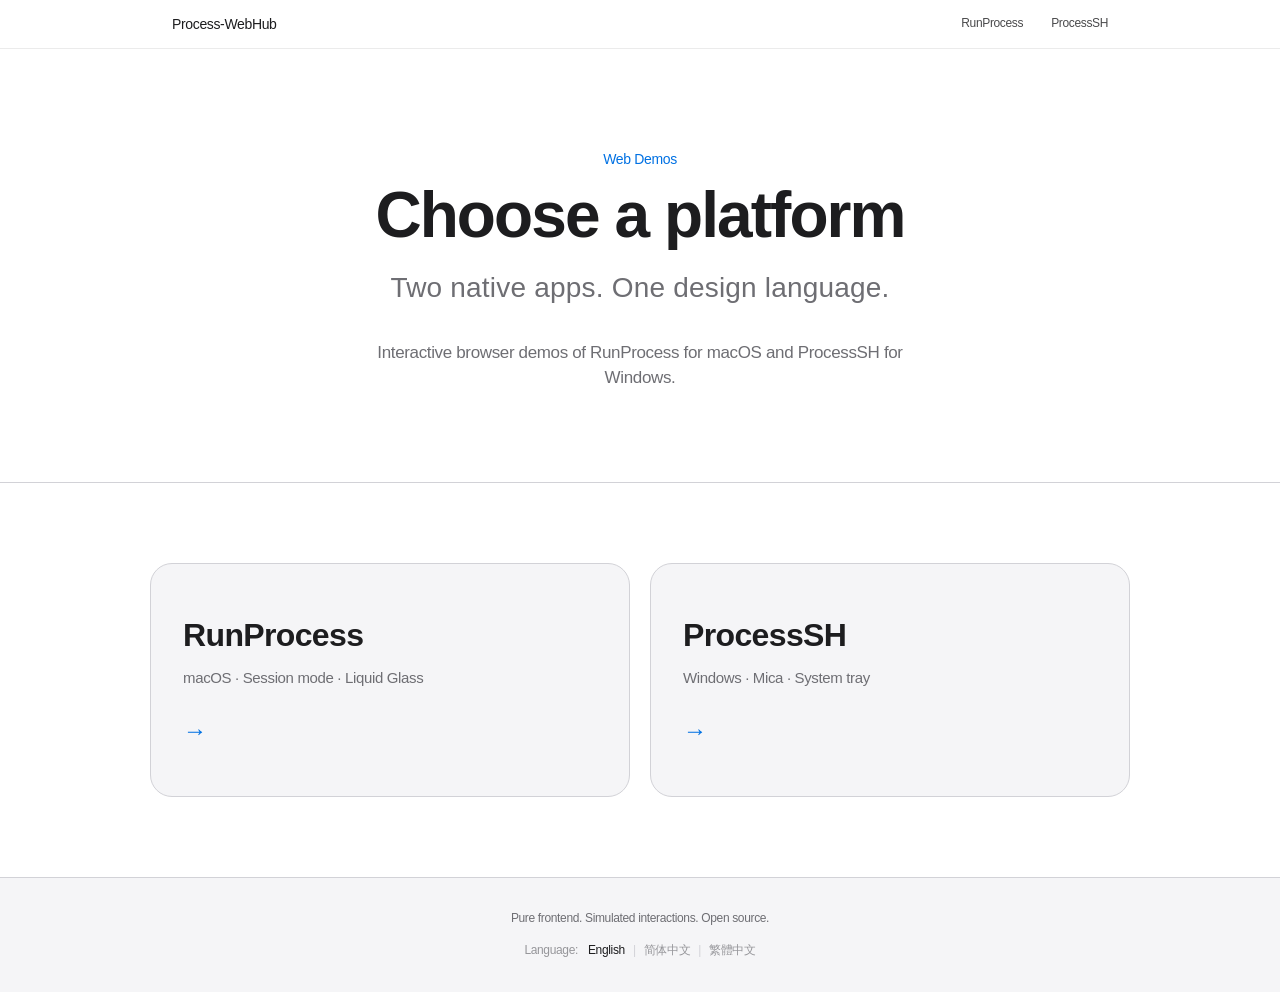
<file: index.html>
<!DOCTYPE html>
<html lang="en">
<head>
<meta charset="UTF-8">
<meta name="viewport" content="width=device-width, initial-scale=1.0">
<title>Process-WebHub</title>
<link rel="stylesheet" href="assets/css/main.css">
</head>
<body>

<nav class="nav-shell">
  <div class="global-nav-inner">
    <a class="brand" href="index.html">Process-WebHub</a>
    <div class="desktop-nav">
      <a href="runprocess/index.html">RunProcess</a>
      <a href="processsh/index.html">ProcessSH</a>
    </div>
  </div>
</nav>

<section class="hero">
  <div class="hero-inner">
    <p class="eyebrow" data-i18n="home.eyebrow">Web Demos</p>
    <h1 data-i18n="home.title">Choose a platform</h1>
    <p class="subhead" data-i18n="home.subhead">Two native apps. One design language.</p>
    <p class="intro" data-i18n="home.intro">Interactive browser demos of RunProcess for macOS and ProcessSH for Windows.</p>
  </div>
</section>

<section class="section">
  <div class="section-inner">
    <div class="platform-grid">
      <a class="platform-card" href="runprocess/index.html">
        <span class="platform-name">RunProcess</span>
        <span class="platform-desc" data-i18n="home.runprocess.desc">macOS · Session mode · Liquid Glass</span>
        <span class="platform-arrow">→</span>
      </a>
      <a class="platform-card" href="processsh/index.html">
        <span class="platform-name">ProcessSH</span>
        <span class="platform-desc" data-i18n="home.processsh.desc">Windows · Mica · System tray</span>
        <span class="platform-arrow">→</span>
      </a>
    </div>
  </div>
</section>

<footer class="site-footer">
  <p data-i18n="footer.note">Pure frontend. Simulated interactions. Open source.</p>
  <div class="footer-links">
    <div class="lang-switch-footer">
      <span class="lang-label" data-i18n="footer.lang">Language:</span>
      <a href="#" data-lang="en">English</a>
      <span class="lang-sep">|</span>
      <a href="#" data-lang="zh-Hans">简体中文</a>
      <span class="lang-sep">|</span>
      <a href="#" data-lang="zh-Hant">繁體中文</a>
    </div>
  </div>
</footer>

<script src="assets/js/i18n.js"></script>
<script src="assets/js/main.js"></script>
</body>
</html>
</file>
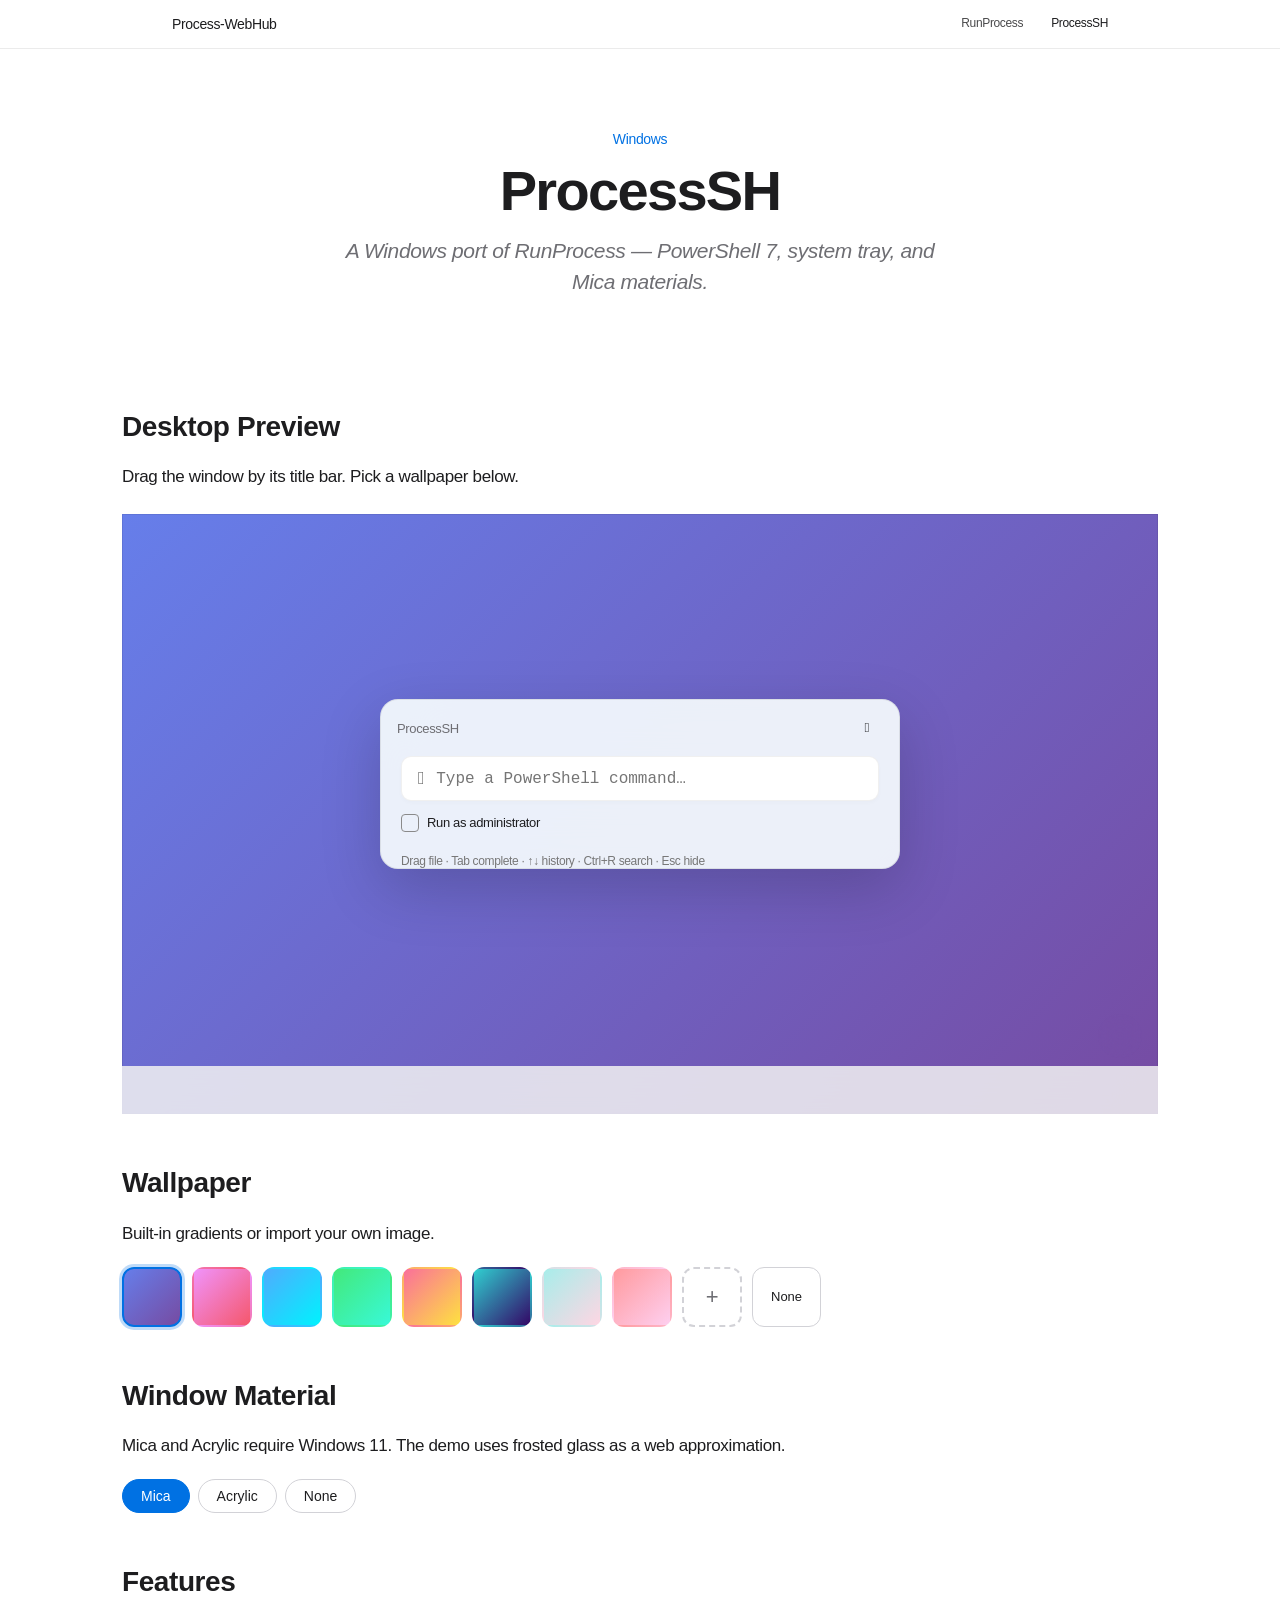
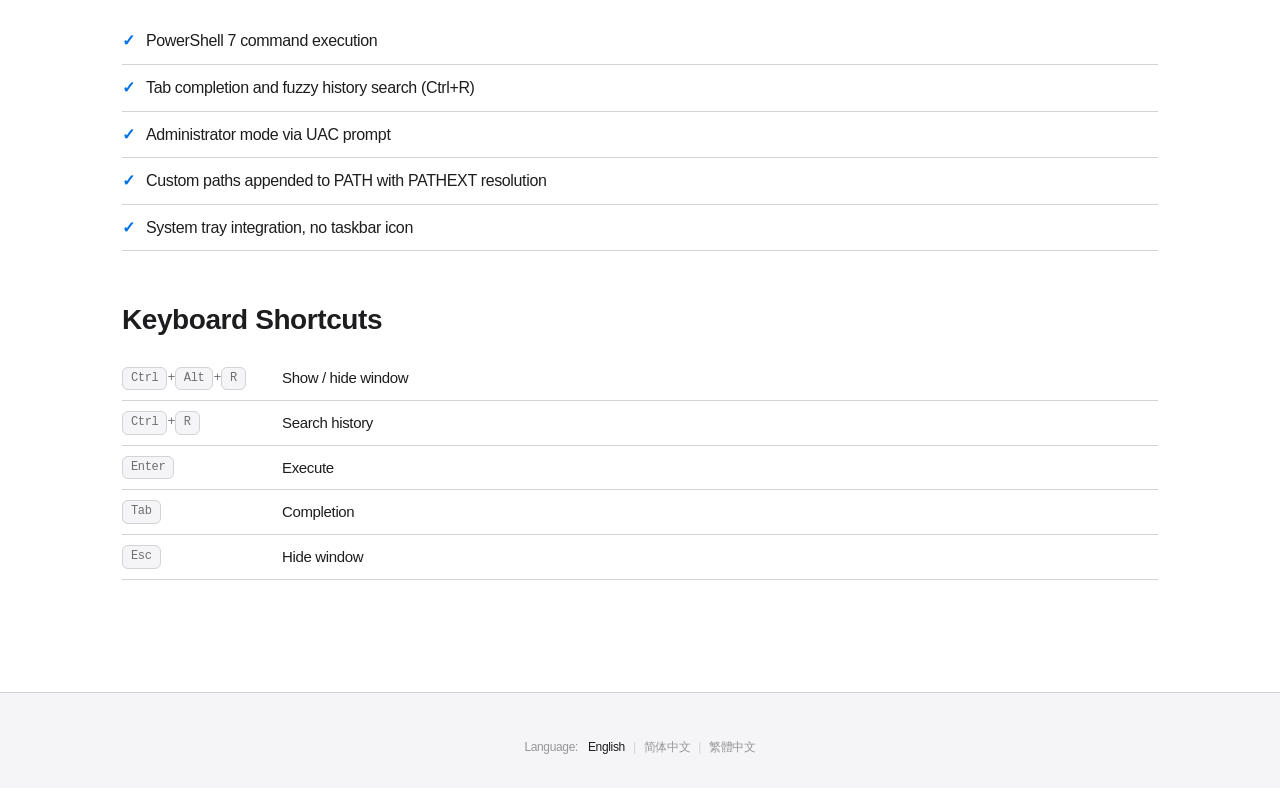
<file: processsh/index.html>
<!DOCTYPE html>
<html lang="en">
<head>
<meta charset="UTF-8">
<meta name="viewport" content="width=device-width, initial-scale=1.0">
<title>ProcessSH · Web Demo</title>
<link rel="stylesheet" href="../assets/css/main.css">
<link rel="stylesheet" href="../assets/css/demo.css">
</head>
<body>

<nav class="nav-shell">
  <div class="global-nav-inner">
    <a class="brand" href="../index.html">Process-WebHub</a>
    <div class="desktop-nav">
      <a href="../runprocess/index.html">RunProcess</a>
      <a href="index.html" class="active">ProcessSH</a>
    </div>
  </div>
</nav>

<section class="detail-hero">
  <p class="eyebrow">Windows</p>
  <h1>ProcessSH</h1>
  <p class="tagline" data-i18n="ps.tagline">A Windows port of RunProcess — PowerShell 7, system tray, and Mica materials.</p>
</section>

<div class="detail-body detail-body-wide">

  <h2 data-i18n="ps.desktop.title">Desktop Preview</h2>
  <p data-i18n="ps.desktop.desc">Drag the window by its title bar. Pick a wallpaper below.</p>

  <div class="desktop desktop-win" id="ps-desktop">
    <!-- 全局点击遮罩 -->
    <div class="menu-backdrop" id="ps-menu-backdrop"></div>

    <!-- 演示窗口 -->
    <div class="demo-window demo-window-win" id="ps-window">
      <div class="demo-titlebar-win" data-drag-handle>
        <span class="demo-title">ProcessSH</span>
        <div class="win-controls">
          <button class="win-btn win-close" title="Close">&#xE8BB;</button>
        </div>
      </div>
      
      <div class="demo-body">
        <div class="native-input-card">
          <span class="native-icon-terminal">&#xE756;</span>
          <input type="text" class="demo-input" id="ps-input"
                 data-i18n-placeholder="ps.placeholder"
                 placeholder="Type a command, press Enter" autocomplete="off">
        </div>
        
        <div class="demo-options-row">
          <label class="native-checkbox">
            <input type="checkbox" id="ps-admin">
            <span class="checkbox-box"></span>
            <span data-i18n="ps.admin">Run as administrator</span>
          </label>
        </div>
        
        <div class="native-hints" data-i18n="ps.hint">
          Drag file · Tab complete · ↑↓ history · Ctrl+R search · Esc hide
        </div>
        
        <div class="native-output-container" id="ps-output-container">
          <pre class="native-output" id="ps-output"></pre>
        </div>
      </div>
    </div>

    <!-- Windows 11 溢出托盘面板 -->
    <div class="win11-tray-flyout" id="ps-tray-flyout">
      <div class="tray-grid">
        <div class="tray-app tray-app-active" title="ProcessSH">
          <span class="fluent-icon" style="color: #0078D7;">&#xE756;</span>
        </div>
      </div>
    </div>

    <!-- 底部任务栏 -->
    <div class="win-taskbar">
      <div class="taskbar-left">
        <span class="fluent-icon taskbar-icon">&#xE782;</span>
        <span class="fluent-icon taskbar-icon">&#xE721;</span>
      </div>
      <div class="taskbar-right">
        <span class="fluent-icon taskbar-icon">&#xE767;</span>
        <span class="fluent-icon taskbar-icon">&#xE774;</span>
        <span class="taskbar-clock" id="ps-clock">10:00</span>
      </div>
    </div>

    <div class="tray-icon" id="ps-tray-icon" title="ProcessSH">
      <span class="fluent-icon" style="color: #0078D7;">&#xE756;</span>
    </div>
  </div>

  <h2 data-i18n="wallpaper.title">Wallpaper</h2>
  <p data-i18n="wallpaper.desc">Built-in gradients or import your own image.</p>
  <div class="wallpaper-picker" id="wp-picker">
    <button class="wp-swatch" data-bg="wp-1" style="background:linear-gradient(135deg,#667eea,#764ba2)"></button>
    <button class="wp-swatch" data-bg="wp-2" style="background:linear-gradient(135deg,#f093fb,#f5576c)"></button>
    <button class="wp-swatch" data-bg="wp-3" style="background:linear-gradient(135deg,#4facfe,#00f2fe)"></button>
    <button class="wp-swatch" data-bg="wp-4" style="background:linear-gradient(135deg,#43e97b,#38f9d7)"></button>
    <button class="wp-swatch" data-bg="wp-5" style="background:linear-gradient(135deg,#fa709a,#fee140)"></button>
    <button class="wp-swatch" data-bg="wp-6" style="background:linear-gradient(135deg,#30cfd0,#330867)"></button>
    <button class="wp-swatch" data-bg="wp-7" style="background:linear-gradient(135deg,#a8edea,#fed6e3)"></button>
    <button class="wp-swatch" data-bg="wp-8" style="background:linear-gradient(135deg,#ff9a9e,#fecfef)"></button>
    <label class="wp-swatch wp-import" title="Import image">
      <input type="file" id="wp-file" accept="image/*" hidden>
      <span data-i18n="wallpaper.import">+</span>
    </label>
    <button class="wp-swatch wp-none" data-bg="none" data-i18n="wallpaper.none">None</button>
  </div>

  <h2 data-i18n="ps.appearance.title">Window Material</h2>
  <p data-i18n="ps.appearance.desc">Mica and Acrylic require Windows 11. The demo uses frosted glass as a web approximation.</p>
  <div class="appearance-picker" id="ps-appearance">
    <button class="appearance-option active" data-style="mica" data-i18n="ps.appearance.mica">Mica</button>
    <button class="appearance-option" data-style="acrylic" data-i18n="ps.appearance.acrylic">Acrylic</button>
    <button class="appearance-option" data-style="none" data-i18n="ps.appearance.none">None</button>
  </div>

  <h2 data-i18n="ps.features.title">Features</h2>
  <ul class="feature-list">
    <li data-i18n="ps.f1">PowerShell 7 command execution</li>
    <li data-i18n="ps.f2">Tab completion and fuzzy history search (Ctrl+R)</li>
    <li data-i18n="ps.f3">Administrator mode via UAC prompt</li>
    <li data-i18n="ps.f4">Custom paths appended to PATH with PATHEXT resolution</li>
    <li data-i18n="ps.f5">System tray integration, no taskbar icon</li>
  </ul>

  <h2 data-i18n="ps.shortcuts.title">Keyboard Shortcuts</h2>
  <table class="shortcut-table">
    <tr><td><kbd>Ctrl</kbd>+<kbd>Alt</kbd>+<kbd>R</kbd></td><td data-i18n="ps.sc.toggle">Show / hide window</td></tr>
    <tr><td><kbd>Ctrl</kbd>+<kbd>R</kbd></td><td data-i18n="ps.sc.search">Search history</td></tr>
    <tr><td><kbd>Enter</kbd></td><td data-i18n="ps.sc.enter">Execute</td></tr>
    <tr><td><kbd>Tab</kbd></td><td data-i18n="ps.sc.tab">Completion</td></tr>
    <tr><td><kbd>Esc</kbd></td><td data-i18n="ps.sc.hide">Hide window</td></tr>
  </table>

</div>

<footer class="site-footer">
  <div class="footer-links">
    <div class="lang-switch-footer">
      <span class="lang-label" data-i18n="footer.lang">Language:</span>
      <a href="#" data-lang="en">English</a>
      <span class="lang-sep">|</span>
      <a href="#" data-lang="zh-Hans">简体中文</a>
      <span class="lang-sep">|</span>
      <a href="#" data-lang="zh-Hant">繁體中文</a>
    </div>
  </div>
</footer>

<script src="../assets/js/i18n.js"></script>
<script src="../assets/js/demo-common.js"></script>
<script src="../assets/js/demo-processsh.js"></script>
<script>
  document.addEventListener('DOMContentLoaded', function () {
    window.DemoCommon.initWallpaper('wp-picker', 'ps-desktop', 'wallpaper.ps');
    window.DemoCommon.initDraggable('ps-window', '[data-drag-handle]', null, 'ps-desktop');
    window.DemoCommon.initTrayFlyout('ps-tray-icon', 'ps-tray-flyout', 'ps-menu-backdrop');
  });
</script>
</body>
</html>
</file>
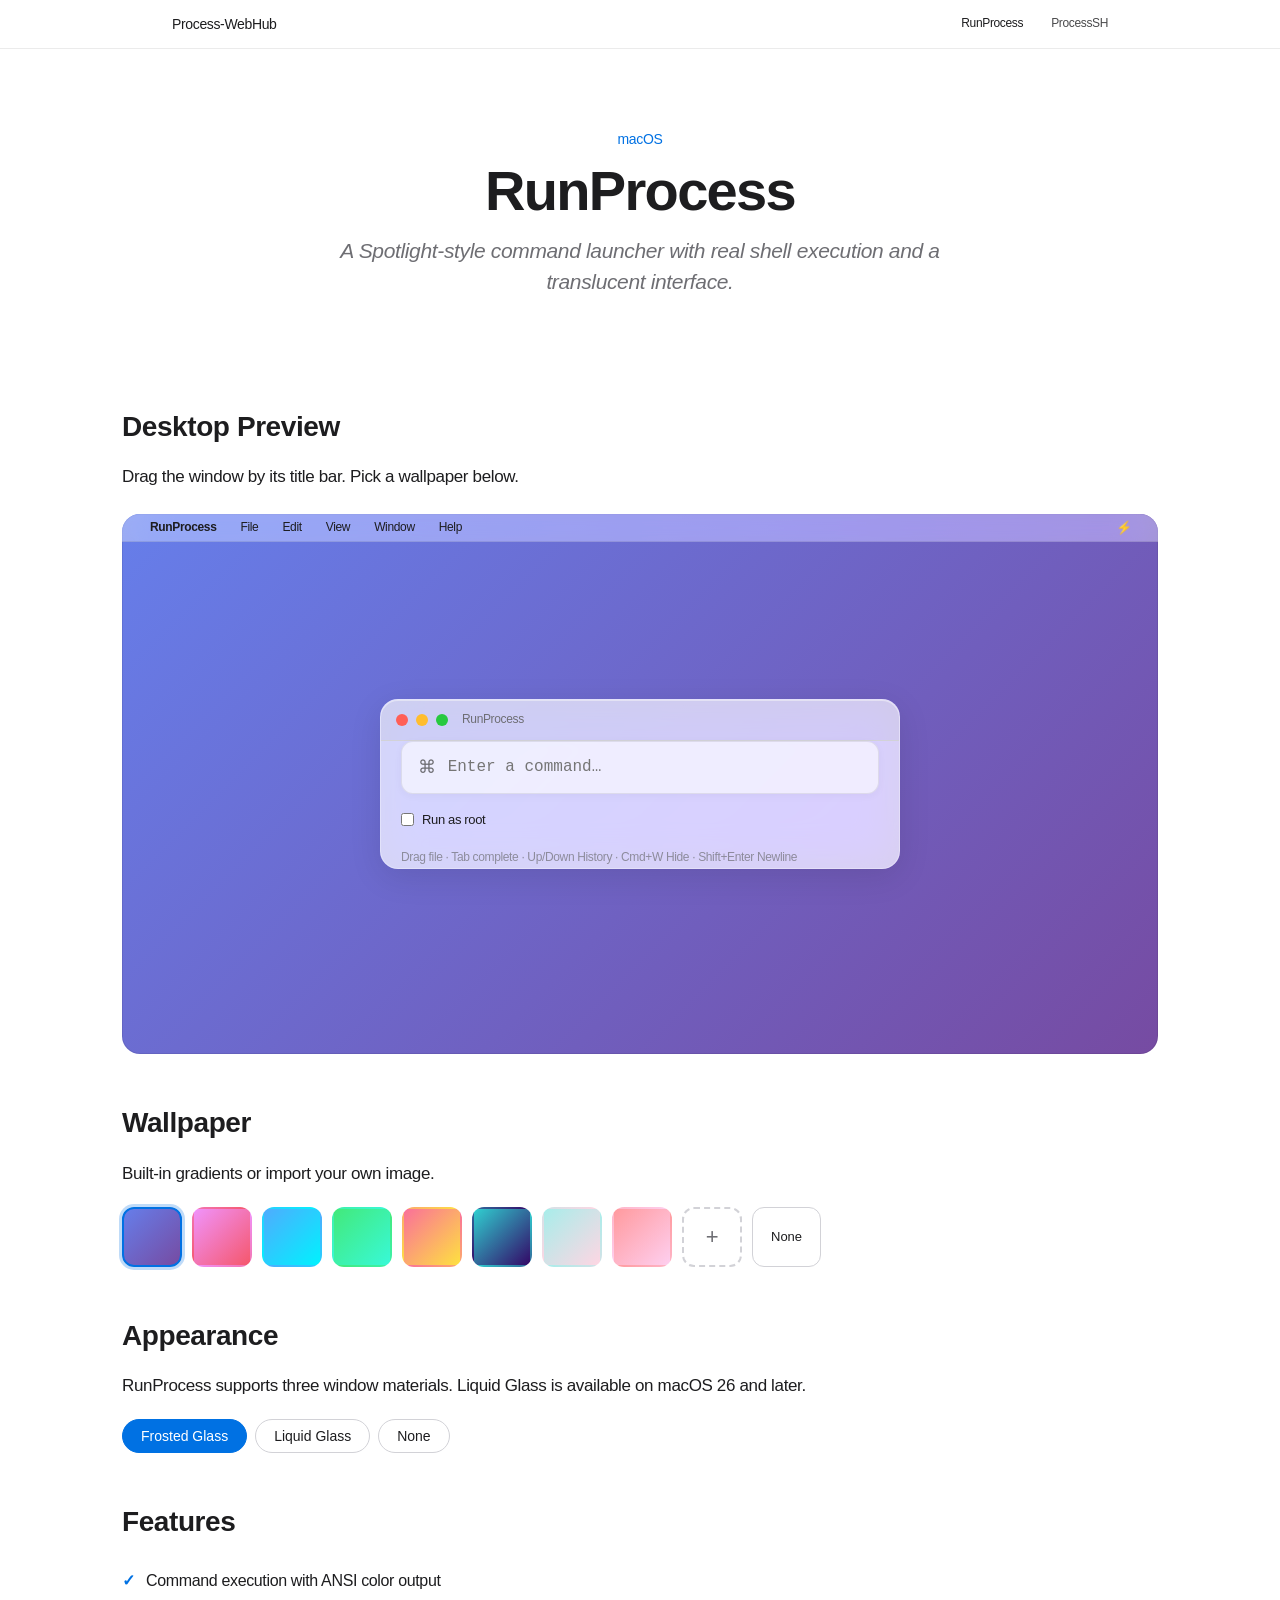
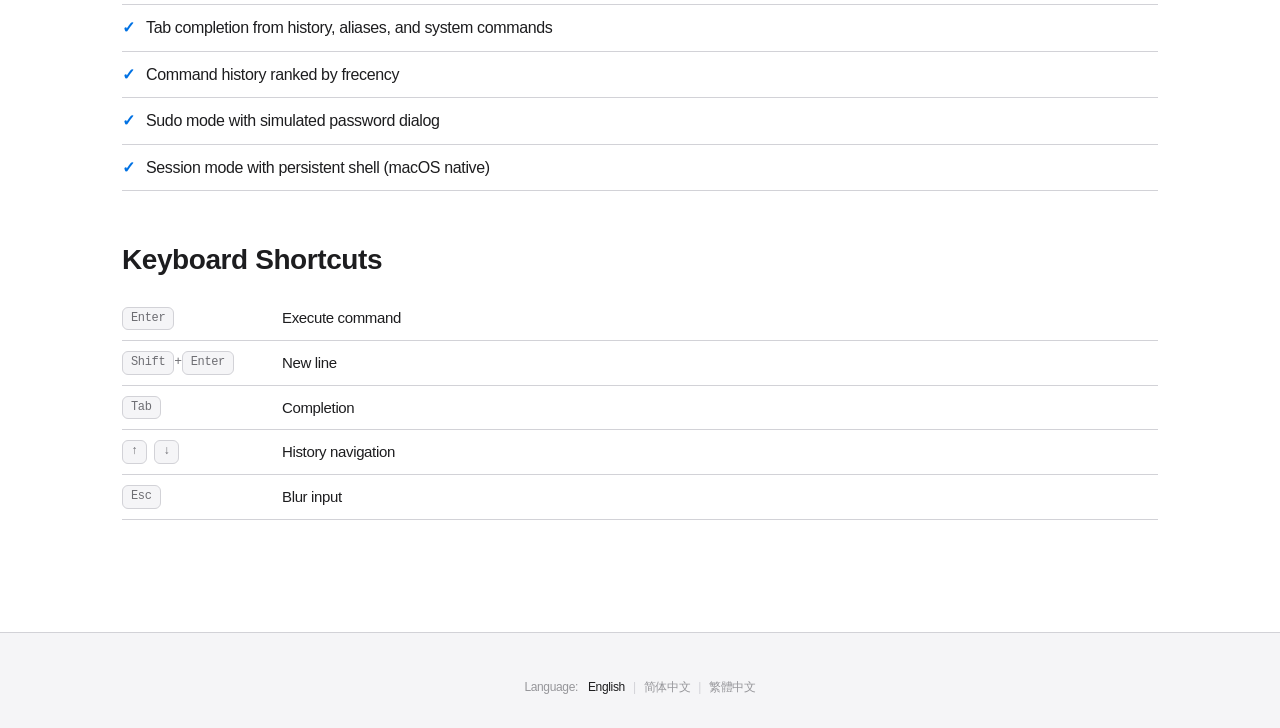
<file: runprocess/index.html>
<!DOCTYPE html>
<html lang="en">
<head>
<meta charset="UTF-8">
<meta name="viewport" content="width=device-width, initial-scale=1.0">
<title>RunProcess · Web Demo</title>
<link rel="stylesheet" href="../assets/css/main.css">
<link rel="stylesheet" href="../assets/css/demo.css">
<link rel="stylesheet" href="../assets/css/liquid-glass.css">
</head>
<body>

<nav class="nav-shell">
  <div class="global-nav-inner">
    <a class="brand" href="../index.html">Process-WebHub</a>
    <div class="desktop-nav">
      <a href="index.html" class="active">RunProcess</a>
      <a href="../processsh/index.html">ProcessSH</a>
    </div>
  </div>
</nav>

<section class="detail-hero">
  <p class="eyebrow">macOS</p>
  <h1>RunProcess</h1>
  <p class="tagline" data-i18n="rp.tagline">A Spotlight-style command launcher with real shell execution and a translucent interface.</p>
</section>

<div class="detail-body detail-body-wide">

  <h2 data-i18n="rp.desktop.title">Desktop Preview</h2>
  <p data-i18n="rp.desktop.desc">Drag the window by its title bar. Pick a wallpaper below.</p>

  <div class="desktop" id="rp-desktop">
    <!-- macOS 菜单栏 -->
    <div class="menubar" id="rp-menubar">
      <div class="menubar-item menubar-brand" data-menu="rp-menu-app">RunProcess</div>
      <div class="menubar-item" data-menu="rp-menu-file" data-i18n="rp.menu.file">File</div>
      <div class="menubar-item" data-menu="rp-menu-edit" data-i18n="rp.menu.edit">Edit</div>
      <div class="menubar-item" data-menu="rp-menu-view" data-i18n="rp.menu.view">View</div>
      <div class="menubar-item" data-menu="rp-menu-window" data-i18n="rp.menu.window">Window</div>
      <div class="menubar-item" data-menu="rp-menu-help" data-i18n="rp.menu.help">Help</div>
      <span class="menubar-spacer"></span>
      <span class="menubar-status" id="rp-menubar-status">⚡</span>
    </div>

    <!-- 下拉菜单区域 -->
    <div class="mac-dropdown" id="rp-menu-app">
      <div class="mac-menu-item" data-i18n="menu.about">About RunProcess</div>
      <div class="mac-menu-sep"></div>
      <div class="mac-menu-item" data-i18n="menu.settings">Settings...</div>
      <div class="mac-menu-item" data-i18n="menu.check.updates">Check for Updates...</div>
      <div class="mac-menu-sep"></div>
      <div class="mac-menu-item" data-i18n="menu.quit">Quit RunProcess</div>
    </div>
    <div class="mac-dropdown" id="rp-menu-file">
      <div class="mac-menu-item" data-i18n="menu.new.window">New Window</div>
      <div class="mac-menu-item" data-i18n="menu.clear.history">Clear Command History</div>
    </div>
    <div class="mac-dropdown" id="rp-menu-edit">
      <div class="mac-menu-item" data-i18n="menu.copy">Copy</div>
      <div class="mac-menu-item" data-i18n="menu.paste">Paste</div>
    </div>
    <div class="mac-dropdown" id="rp-menu-view">
      <div class="mac-menu-item" data-i18n="menu.appearance">Appearance</div>
      <div class="mac-menu-item" data-i18n="menu.hide.on.deactivate">Hide on Deactivate</div>
    </div>
    <div class="mac-dropdown" id="rp-menu-window">
      <div class="mac-menu-item" data-i18n="menu.minimize">Minimize</div>
      <div class="mac-menu-item" data-i18n="menu.center">Center Window</div>
    </div>
    <div class="mac-dropdown" id="rp-menu-help">
      <div class="mac-menu-item" data-i18n="menu.help.doc">RunProcess Help</div>
    </div>

    <!-- 全局点击遮罩，仅用于关闭菜单，透明 -->
    <div class="menu-backdrop" id="rp-menu-backdrop"></div>

    <!-- 演示窗口 -->
    <div class="demo-window liquid-glass-demo" id="rp-window">
      <div class="demo-titlebar" data-drag-handle>
        <span class="traffic-light red" title="Close"></span>
        <span class="traffic-light yellow" title="Minimize"></span>
        <span class="traffic-light green" title="Maximize"></span>
        <span class="demo-title">RunProcess</span>
      </div>
      <div class="demo-body">
        <div class="demo-input-box">
          <span class="demo-prompt">⌘</span>
          <input type="text" class="demo-input" id="rp-input"
                 data-i18n-placeholder="rp.placeholder"
                 placeholder="Enter a command…" autocomplete="off">
        </div>
        <div class="demo-options-row">
          <label class="demo-toggle">
            <input type="checkbox" id="rp-sudo">
            <span data-i18n="rp.sudo">Run as root</span>
          </label>
        </div>
        
        <div class="demo-hints" data-i18n="rp.hint">
          Drag file · Tab complete · Up/Down History · Cmd+W Hide · Shift+Enter Newline
        </div>
        
        <pre class="demo-output" id="rp-output"></pre>
      </div>
    </div>
  </div>

  <h2 data-i18n="wallpaper.title">Wallpaper</h2>
  <p data-i18n="wallpaper.desc">Built-in gradients or import your own image.</p>
  <div class="wallpaper-picker" id="wp-picker">
    <button class="wp-swatch" data-bg="wp-1" style="background:linear-gradient(135deg,#667eea,#764ba2)"></button>
    <button class="wp-swatch" data-bg="wp-2" style="background:linear-gradient(135deg,#f093fb,#f5576c)"></button>
    <button class="wp-swatch" data-bg="wp-3" style="background:linear-gradient(135deg,#4facfe,#00f2fe)"></button>
    <button class="wp-swatch" data-bg="wp-4" style="background:linear-gradient(135deg,#43e97b,#38f9d7)"></button>
    <button class="wp-swatch" data-bg="wp-5" style="background:linear-gradient(135deg,#fa709a,#fee140)"></button>
    <button class="wp-swatch" data-bg="wp-6" style="background:linear-gradient(135deg,#30cfd0,#330867)"></button>
    <button class="wp-swatch" data-bg="wp-7" style="background:linear-gradient(135deg,#a8edea,#fed6e3)"></button>
    <button class="wp-swatch" data-bg="wp-8" style="background:linear-gradient(135deg,#ff9a9e,#fecfef)"></button>
    <label class="wp-swatch wp-import" title="Import image">
      <input type="file" id="wp-file" accept="image/*" hidden>
      <span data-i18n="wallpaper.import">+</span>
    </label>
    <button class="wp-swatch wp-none" data-bg="none" data-i18n="wallpaper.none">None</button>
  </div>

  <h2 data-i18n="rp.appearance.title">Appearance</h2>
  <p data-i18n="rp.appearance.desc">RunProcess supports three window materials. Liquid Glass is available on macOS 26 and later.</p>
  <div class="appearance-picker" id="rp-appearance">
    <button class="appearance-option active" data-style="frosted" data-i18n="rp.appearance.frosted">Frosted Glass</button>
    <button class="appearance-option" data-style="liquid" data-i18n="rp.appearance.liquid">Liquid Glass</button>
    <button class="appearance-option" data-style="none" data-i18n="rp.appearance.none">None</button>
  </div>

  <h2 data-i18n="rp.features.title">Features</h2>
  <ul class="feature-list">
    <li data-i18n="rp.f1">Command execution with ANSI color output</li>
    <li data-i18n="rp.f2">Tab completion from history, aliases, and system commands</li>
    <li data-i18n="rp.f3">Command history ranked by frecency</li>
    <li data-i18n="rp.f4">Sudo mode with simulated password dialog</li>
    <li data-i18n="rp.f5">Session mode with persistent shell (macOS native)</li>
  </ul>

  <h2 data-i18n="rp.shortcuts.title">Keyboard Shortcuts</h2>
  <table class="shortcut-table">
    <tr><td><kbd>Enter</kbd></td><td data-i18n="rp.sc.enter">Execute command</td></tr>
    <tr><td><kbd>Shift</kbd>+<kbd>Enter</kbd></td><td data-i18n="rp.sc.newline">New line</td></tr>
    <tr><td><kbd>Tab</kbd></td><td data-i18n="rp.sc.tab">Completion</td></tr>
    <tr><td><kbd>↑</kbd> <kbd>↓</kbd></td><td data-i18n="rp.sc.history">History navigation</td></tr>
    <tr><td><kbd>Esc</kbd></td><td data-i18n="rp.sc.esc">Blur input</td></tr>
  </table>

</div>

<svg width="0" height="0" style="position:absolute" aria-hidden="true">
  <defs>
    <filter id="liquid-glass-filter" x="0%" y="0%" width="100%" height="100%" color-interpolation-filters="sRGB">
      <feTurbulence type="fractalNoise" baseFrequency="0.008 0.008" numOctaves="1" seed="1.5" result="noise"/>
      <feDisplacementMap in="SourceGraphic" in2="noise" scale="12" xChannelSelector="R" yChannelSelector="G"/>
    </filter>
  </defs>
</svg>

<footer class="site-footer">
  <div class="footer-links">
    <div class="lang-switch-footer">
      <span class="lang-label" data-i18n="footer.lang">Language:</span>
      <a href="#" data-lang="en">English</a>
      <span class="lang-sep">|</span>
      <a href="#" data-lang="zh-Hans">简体中文</a>
      <span class="lang-sep">|</span>
      <a href="#" data-lang="zh-Hant">繁體中文</a>
    </div>
  </div>
</footer>

<script src="../assets/js/i18n.js"></script>
<script src="../assets/js/demo-common.js"></script>
<script src="../assets/js/demo-runprocess.js"></script>
<script>
  document.addEventListener('DOMContentLoaded', function () {
    window.DemoCommon.initWallpaper('wp-picker', 'rp-desktop', 'wallpaper.rp');
    window.DemoCommon.initDraggable('rp-window', '[data-drag-handle]', null, 'rp-desktop');
    window.DemoCommon.initMacMenu('rp-menubar', 'rp-menu-backdrop');
  });
</script>
</body>
</html>
</file>
<file: assets/css/main.css>
/* ============================================
   Tokens
   ============================================ */
:root {
  --bg: #FFFFFF;
  --bg-alt: #F5F5F7;
  --text: #1D1D1F;
  --secondary: #6E6E73;
  --accent: #0071E3;
  --accent-rgb: 0, 113, 227;
  --accent-hover: #0077ED;
  --accent-deep: #0055B3;
  --divider: #D2D2D7;
  --link: #06C;
  --max-width: 980px;
  --nav-height: 48px;

  --radius-lg: 22px;
  --radius-md: 18px;
  --radius-sm: 14px;

  --glass-bg: rgba(255, 255, 255, 0.72);
  --glass-blur: saturate(180%) blur(30px);
  --glass-border: rgba(0, 0, 0, 0.08);

  --dropdown-bg: #FFFFFF;
}

@media (prefers-color-scheme: dark) {
  :root {
    --bg: #000000;
    --bg-alt: #1D1D1F;
    --text: #F5F5F7;
    --secondary: #86868B;
    --accent: #2997FF;
    --accent-rgb: 41, 151, 255;
    --accent-hover: #47A9FF;
    --accent-deep: #6FBCFF;
    --divider: #424245;
    --link: #2997FF;

    --glass-bg: rgba(0, 0, 0, 0.72);
    --glass-border: rgba(255, 255, 255, 0.08);

    --dropdown-bg: #000000;
  }
}

* { margin: 0; padding: 0; box-sizing: border-box; }

html { scroll-behavior: smooth; -webkit-text-size-adjust: 100%; }

body {
  font-family: -apple-system, BlinkMacSystemFont, "SF Pro Display",
               "SF Pro Text", "Helvetica Neue", Helvetica, Arial, sans-serif;
  background: var(--bg);
  color: var(--text);
  line-height: 1.47059;
  letter-spacing: -0.022em;
  -webkit-font-smoothing: antialiased;
}

a { color: var(--link); text-decoration: none; }
a:hover { text-decoration: underline; }

/* ============================================
   Nav Shell
   ============================================ */
.nav-shell {
  position: sticky;
  top: 0;
  z-index: 100;
  background: var(--glass-bg);
  backdrop-filter: var(--glass-blur);
  -webkit-backdrop-filter: var(--glass-blur);
  border-bottom: 1px solid var(--glass-border);
}

.global-nav-inner {
  max-width: var(--max-width);
  margin: 0 auto;
  padding: 0 22px;
  height: var(--nav-height);
  display: flex;
  align-items: center;
  justify-content: space-between;
  gap: 24px;
}

.nav-shell .brand {
  font-size: 14px;
  font-weight: 500;
  color: var(--text);
  text-decoration: none;
  flex-shrink: 0;
}
.nav-shell .brand:hover { text-decoration: none; opacity: 0.7; }

.desktop-nav {
  display: flex;
  gap: 28px;
  align-items: center;
  margin-left: auto;
}
.desktop-nav a {
  font-size: 12px;
  color: var(--text);
  opacity: 0.8;
  text-decoration: none;
  transition: opacity 0.3s cubic-bezier(0.25, 0.1, 0.25, 1);
}
.desktop-nav a:hover { opacity: 1; text-decoration: none; }
.desktop-nav a.active { opacity: 1; font-weight: 500; }

/* ============================================
   Hero
   ============================================ */
.hero { text-align: center; padding: 100px 22px 80px; background: var(--bg); }
.hero-inner { max-width: 640px; margin: 0 auto; }
.hero .eyebrow { font-size: 14px; font-weight: 500; color: var(--accent); margin-bottom: 12px; }

.hero h1 {
  font-size: 64px;
  font-weight: 700;
  letter-spacing: -0.03em;
  line-height: 1.05;
  margin-bottom: 18px;
}

.hero .subhead {
  font-size: 28px;
  font-weight: 400;
  letter-spacing: 0.007em;
  color: var(--secondary);
  margin-bottom: 32px;
}

.hero .intro {
  font-size: 17px;
  color: var(--secondary);
  max-width: 560px;
  margin: 0 auto 12px;
}

/* ============================================
   Section
   ============================================ */
.section { padding: 80px 22px; border-top: 1px solid var(--divider); }
.section.alt { background: var(--bg-alt); }
.section-inner { max-width: var(--max-width); margin: 0 auto; }

.section-header { margin-bottom: 48px; }
.section-header .eyebrow { font-size: 14px; font-weight: 500; color: var(--accent); margin-bottom: 8px; }
.section-header h2 { font-size: 48px; font-weight: 700; letter-spacing: -0.025em; line-height: 1.08; }
.section-header .subhead { font-size: 21px; font-weight: 400; color: var(--secondary); margin-top: 8px; letter-spacing: 0.011em; }

/* ============================================
   Detail Page
   ============================================ */
.detail-hero { text-align: center; padding: 80px 22px 60px; }
.detail-hero .eyebrow { font-size: 14px; font-weight: 500; color: var(--accent); margin-bottom: 12px; }
.detail-hero h1 { font-size: 56px; font-weight: 700; letter-spacing: -0.03em; line-height: 1.05; margin-bottom: 16px; }
.detail-hero .tagline { font-size: 21px; color: var(--secondary); font-style: italic; max-width: 600px; margin: 0 auto; }

.detail-body { max-width: 680px; margin: 0 auto; padding: 0 22px 80px; }
.detail-body.detail-body-wide { max-width: 1080px; }

.detail-body p { font-size: 17px; line-height: 1.6; margin-bottom: 20px; }
.detail-body h2 { font-size: 28px; font-weight: 600; letter-spacing: -0.015em; margin: 48px 0 16px; }
.detail-body h3 { font-size: 19px; font-weight: 600; letter-spacing: -0.01em; margin: 32px 0 10px; }

/* ============================================
   Platform Cards (Home)
   ============================================ */
.platform-grid {
  display: grid;
  grid-template-columns: 1fr 1fr;
  gap: 20px;
}

.platform-card {
  display: flex;
  flex-direction: column;
  justify-content: center;
  padding: 48px 32px;
  border-radius: var(--radius-lg);
  background: var(--bg-alt);
  border: 1px solid var(--divider);
  text-decoration: none;
  transition: transform 0.3s cubic-bezier(0.25, 0.1, 0.25, 1),
              border-color 0.3s;
}
.platform-card:hover {
  transform: translateY(-4px);
  border-color: var(--accent);
  text-decoration: none;
}

.platform-name {
  font-size: 32px;
  font-weight: 700;
  letter-spacing: -0.02em;
  color: var(--text);
  margin-bottom: 8px;
}

.platform-desc {
  font-size: 15px;
  color: var(--secondary);
  margin-bottom: 24px;
}

.platform-arrow {
  font-size: 24px;
  color: var(--accent);
}

/* ============================================
   Feature List & Shortcut Table
   ============================================ */
.feature-list {
  list-style: none;
  padding: 0;
  margin: 16px 0 32px;
}
.feature-list li {
  font-size: 16px;
  line-height: 1.6;
  color: var(--text);
  padding: 10px 0 10px 24px;
  position: relative;
  border-bottom: 1px solid var(--divider);
}
.feature-list li::before {
  content: "✓";
  position: absolute;
  left: 0;
  color: var(--accent);
  font-weight: 600;
}

.shortcut-table {
  width: 100%;
  border-collapse: collapse;
  margin: 16px 0 32px;
}
.shortcut-table td {
  padding: 10px 0;
  font-size: 15px;
  border-bottom: 1px solid var(--divider);
}
.shortcut-table td:first-child {
  width: 160px;
  font-family: "SF Mono", ui-monospace, Menlo, monospace;
  font-size: 13px;
  color: var(--secondary);
}
.shortcut-table kbd {
  display: inline-block;
  padding: 2px 8px;
  border: 1px solid var(--divider);
  border-radius: 6px;
  background: var(--bg-alt);
  font-family: "SF Mono", ui-monospace, Menlo, monospace;
  font-size: 12px;
}

/* ============================================
   Footer
   ============================================ */
.site-footer {
  background: var(--bg-alt);
  border-top: 1px solid var(--divider);
  padding: 32px 22px;
  text-align: center;
}
.site-footer p {
  font-size: 12px;
  color: var(--secondary);
  max-width: var(--max-width);
  margin: 0 auto;
}

.site-footer .footer-links {
  margin-top: 14px;
  display: flex;
  justify-content: center;
  align-items: center;
  flex-wrap: wrap;
  gap: 8px 20px;
  font-size: 12px;
  color: var(--secondary);
}

.site-footer .lang-switch-footer {
  display: inline-flex;
  align-items: center;
  gap: 8px;
  font-size: 12px;
  color: var(--secondary);
}

.site-footer .lang-switch-footer a {
  font-size: 12px;
  color: var(--secondary) !important;
  opacity: 0.7;
  text-decoration: none;
  transition: opacity 0.2s;
}

.site-footer .lang-switch-footer a:hover {
  opacity: 1;
  text-decoration: underline;
  color: var(--secondary) !important;
}

.site-footer .lang-switch-footer a.active {
  opacity: 1;
  font-weight: 500;
  color: var(--text) !important;
}

.site-footer .lang-switch-footer .lang-label {
  color: var(--secondary);
  opacity: 0.7;
  margin-right: 2px;
}

.site-footer .lang-switch-footer .lang-sep {
  color: var(--divider);
  font-size: 12px;
}

/* ============================================
   Motion
   ============================================ */
@media (prefers-reduced-motion: reduce) {
  * {
    animation: none !important;
    transition: none !important;
  }
}

/* ============================================
   Responsive
   ============================================ */
@media (max-width: 734px) {
  .hero { padding: 64px 22px 48px; }
  .hero h1 { font-size: 40px; }
  .hero .subhead { font-size: 21px; }
  .section { padding: 56px 22px; }
  .section-header h2 { font-size: 32px; }
  .section-header .subhead { font-size: 17px; }
  .detail-hero h1 { font-size: 36px; }
  .detail-hero .tagline { font-size: 17px; }

  .desktop-nav { display: none; }

  .platform-grid { grid-template-columns: 1fr; }
  .platform-name { font-size: 26px; }
}
</file>
<file: assets/css/demo.css>
/* ============================================
   全局字体与基础排版
   ============================================ */
@font-face {
  font-family: 'Segoe Fluent Icons';
  src: local('Segoe Fluent Icons'), local('Segoe MDL2 Assets');
}

* { box-sizing: border-box; }

.desktop {
  position: relative;
  width: 100%;
  height: 540px;
  border-radius: var(--radius-md);
  overflow: hidden;
  margin: 24px 0 40px;
  background-color: #a8b8d0;
  background-size: cover;
  background-position: center;
  box-shadow: inset 0 0 0 1px rgba(0, 0, 0, 0.08);
  font-family: "Segoe UI Variable Text", "Segoe UI", -apple-system, sans-serif;
}

.desktop-win {
  background-color: #e5f0f9;
  border-radius: 0;
  height: 600px;
}

.menu-backdrop {
  position: absolute;
  inset: 0;
  z-index: 40;
  display: none;
}
.menu-backdrop.is-open {
  display: block;
}

/* ============================================
   macOS Menu Bar & Dropdowns
   ============================================ */
.menubar {
  display: flex; align-items: center; gap: 0; height: 28px; padding: 0 16px;
  background: rgba(255, 255, 255, 0.35); backdrop-filter: blur(20px) saturate(160%); -webkit-backdrop-filter: blur(20px) saturate(160%);
  border-bottom: 1px solid rgba(0, 0, 0, 0.08); font-size: 12px; color: #1d1d1f;
  position: relative; z-index: 50;
}
@media (prefers-color-scheme: dark) {
  .menubar { background: rgba(0, 0, 0, 0.35); color: #f5f5f7; border-bottom-color: rgba(255, 255, 255, 0.08); }
}
.menubar-item {
  padding: 0 10px; height: 24px; display: flex; align-items: center; cursor: default; border-radius: 4px; margin: 0 2px;
}
.menubar-item:hover, .menubar-item.active { background: rgba(0, 0, 0, 0.1); }
@media (prefers-color-scheme: dark) { .menubar-item:hover, .menubar-item.active { background: rgba(255, 255, 255, 0.15); } }
.menubar-brand { font-weight: 600; }
.menubar-spacer { flex: 1; }
.menubar-status { font-size: 13px; padding-right: 10px; }

.mac-dropdown {
  position: absolute; top: 30px; left: 10px; min-width: 200px;
  background: rgba(255, 255, 255, 0.72); backdrop-filter: blur(40px) saturate(200%); -webkit-backdrop-filter: blur(40px) saturate(200%);
  border: 1px solid rgba(255, 255, 255, 0.4); box-shadow: 0 4px 16px rgba(0, 0, 0, 0.15), 0 0 0 1px rgba(0, 0, 0, 0.05);
  border-radius: 6px; padding: 4px; z-index: 100; display: none; font-size: 13px; color: #1d1d1f;
}
@media (prefers-color-scheme: dark) {
  .mac-dropdown { background: rgba(40, 40, 40, 0.72); border: 1px solid rgba(255, 255, 255, 0.1); box-shadow: 0 4px 16px rgba(0, 0, 0, 0.3), 0 0 0 1px rgba(255, 255, 255, 0.05); color: #f5f5f7; }
}
.mac-dropdown.is-open { display: block; }
.mac-menu-item { padding: 4px 12px; border-radius: 4px; cursor: default; }
.mac-menu-item:hover { background: var(--accent); color: #fff; }
.mac-menu-sep { height: 1px; background: rgba(0, 0, 0, 0.1); margin: 4px 8px; }
@media (prefers-color-scheme: dark) { .mac-menu-sep { background: rgba(255, 255, 255, 0.1); } }

/* ============================================
   Fluent Icons
   ============================================ */
.fluent-icon { font-family: 'Segoe Fluent Icons', 'Segoe MDL2 Assets' !important; font-size: 16px; display: inline-flex; align-items: center; justify-content: center; }

/* ============================================
   Windows Taskbar
   ============================================ */
.win-taskbar {
  position: absolute; bottom: 0; left: 0; right: 0; height: 48px; display: flex; align-items: center; justify-content: space-between; padding: 0 16px;
  background: rgba(243, 243, 243, 0.85); backdrop-filter: blur(20px); -webkit-backdrop-filter: blur(20px); border-top: 1px solid rgba(0, 0, 0, 0.08);
  font-size: 14px; color: #1d1d1f; z-index: 30;
}
@media (prefers-color-scheme: dark) { .win-taskbar { background: rgba(32, 32, 32, 0.85); color: #f5f5f7; border-top-color: rgba(255, 255, 255, 0.08); } }
.taskbar-left, .taskbar-right { display: flex; align-items: center; gap: 16px; }
.taskbar-icon { font-size: 18px; color: #1d1d1f; }
@media (prefers-color-scheme: dark) { .taskbar-icon { color: #f5f5f7; } }
.taskbar-clock { font-size: 12px; font-variant-numeric: tabular-nums; }

/* ============================================
   Tray & Flyout
   ============================================ */
.tray-icon {
  position: absolute; bottom: 56px; right: 16px; width: 44px; height: 44px; border-radius: 50%;
  background: rgba(255, 255, 255, 0.6); backdrop-filter: blur(16px); -webkit-backdrop-filter: blur(16px);
  display: flex; align-items: center; justify-content: center; border: 1px solid rgba(0, 0, 0, 0.1); cursor: pointer; z-index: 50; box-shadow: 0 4px 14px rgba(0, 0, 0, 0.12);
}
@media (prefers-color-scheme: dark) { .tray-icon { background: rgba(0, 0, 0, 0.5); border-color: rgba(255, 255, 255, 0.15); } }

.win11-tray-flyout {
  position: absolute; bottom: 110px; right: 16px; width: 76px;
  background: rgba(249, 249, 249, 0.85); backdrop-filter: blur(40px) saturate(150%); -webkit-backdrop-filter: blur(40px) saturate(150%);
  border: 1px solid rgba(255, 255, 255, 0.5); border-radius: 12px; box-shadow: 0 10px 30px rgba(0, 0, 0, 0.15), 0 0 0 1px rgba(0, 0, 0, 0.05);
  padding: 8px; z-index: 100; display: none;
}
@media (prefers-color-scheme: dark) {
  .win11-tray-flyout { background: rgba(44, 44, 44, 0.85); border-color: rgba(255, 255, 255, 0.1); box-shadow: 0 10px 30px rgba(0, 0, 0, 0.3), 0 0 0 1px rgba(255, 255, 255, 0.05); }
}
.win11-tray-flyout.is-open { display: block; animation: flyoutIn 0.15s cubic-bezier(0.1, 0.9, 0.2, 1); }
@keyframes flyoutIn { from { opacity: 0; transform: translateY(8px) scale(0.95); } to { opacity: 1; transform: translateY(0) scale(1); } }

.tray-grid { display: grid; grid-template-columns: 1fr; gap: 8px; }
.tray-app { display: flex; align-items: center; justify-content: center; width: 56px; height: 56px; border-radius: 8px; cursor: pointer; transition: background 0.1s; }
.tray-app:hover { background: rgba(0, 0, 0, 0.06); }
@media (prefers-color-scheme: dark) { .tray-app:hover { background: rgba(255, 255, 255, 0.1); } }
.tray-app-active { background: #ffffff; box-shadow: 0 1px 3px rgba(0,0,0,0.06); border: 1px solid rgba(0,0,0,0.04); }
.tray-app-active:hover { background: #f5f5f5; }
@media (prefers-color-scheme: dark) { .tray-app-active { background: rgba(255, 255, 255, 0.15); box-shadow: none; border: 1px solid rgba(255, 255, 255, 0.05); } .tray-app-active:hover { background: rgba(255, 255, 255, 0.2); } }

/* ============================================
   ProcessSH Window (Dynamic Expansion & Materials)
   ============================================ */
.demo-window-win {
  border-radius: 8px; width: 520px;
  /* 默认 Mica 材质 */
  background: rgba(243, 248, 252, 0.95);
  backdrop-filter: blur(30px); -webkit-backdrop-filter: blur(30px);
  border: 1px solid rgba(255, 255, 255, 0.4); box-shadow: 0 10px 30px rgba(0, 0, 0, 0.1);
  position: absolute; left: 50%; top: 45%; transform: translate(-50%, -50%); z-index: 20;
  
  height: 200px; overflow: hidden;
  transition: height 0.3s cubic-bezier(0.25, 0.1, 0.25, 1), box-shadow 0.3s, border-color 0.3s, background 0.3s;
}
.demo-window-win.has-output { height: 420px; }
.demo-window-win.dragging { transition: none; box-shadow: 0 30px 80px rgba(0, 0, 0, 0.28); z-index: 500; cursor: grabbing; }

/* 材质类覆盖 */
.demo-window-win.style-mica {
  background: rgba(243, 248, 252, 0.95);
  backdrop-filter: blur(30px); -webkit-backdrop-filter: blur(30px);
}
.demo-window-win.style-acrylic {
  background: rgba(243, 243, 243, 0.75);
  backdrop-filter: blur(40px) saturate(150%); -webkit-backdrop-filter: blur(40px) saturate(150%);
}
.demo-window-win.style-none {
  background: var(--bg);
  backdrop-filter: none; -webkit-backdrop-filter: none;
  border-color: var(--divider);
}

/* 触控拖拽修复 */
.demo-titlebar-win { 
  display: flex; align-items: center; justify-content: space-between; padding: 12px 16px; 
  background: transparent; border-bottom: none; cursor: grab; 
  user-select: none; -webkit-user-select: none; touch-action: none; /* 关键 */
}
.demo-titlebar-win .demo-title { font-size: 13px; color: var(--secondary); margin-left: 0; }
.win-controls { display: flex; align-items: center; gap: 4px; }
.win-btn { width: 32px; height: 32px; display: inline-flex; align-items: center; justify-content: center; border-radius: 4px; cursor: pointer; border: none; background: transparent; color: inherit; font-family: 'Segoe Fluent Icons'; }
.win-btn:hover { background: rgba(0, 0, 0, 0.05); }
@media (prefers-color-scheme: dark) { .win-btn:hover { background: rgba(255, 255, 255, 0.1); } }
.win-close:hover { background: #e81123; color: #fff; }

.demo-body { padding: 0 20px 20px 20px; }
.native-input-card { display: flex; align-items: center; gap: 12px; background: #ffffff; border-radius: 10px; padding: 8px 16px; border: 1px solid rgba(0, 0, 0, 0.06); box-shadow: 0 2px 4px rgba(0, 0, 0, 0.02); margin-bottom: 12px; }
@media (prefers-color-scheme: dark) { .native-input-card { background: rgba(255, 255, 255, 0.05); border-color: rgba(255, 255, 255, 0.1); } }
.native-icon-terminal { font-family: 'Segoe Fluent Icons', 'Segoe MDL2 Assets'; font-size: 18px; color: #666; }
.demo-input { flex: 1; border: none; background: transparent; font-family: "Cascadia Mono", Consolas, monospace; font-size: 16px; color: var(--text); outline: none; min-width: 0; }

.demo-options-row { display: flex; align-items: center; margin-bottom: 20px; }
.native-checkbox { display: inline-flex; align-items: center; gap: 8px; font-size: 13px; color: var(--text); cursor: pointer; user-select: none; }
.native-checkbox input { display: none; }
.checkbox-box { width: 18px; height: 18px; border-radius: 4px; border: 1px solid #8a8a8a; background: transparent; display: inline-flex; align-items: center; justify-content: center; transition: all 0.1s; }
.native-checkbox input:checked + .checkbox-box { background: #0078D7; border-color: #0078D7; }
.native-checkbox input:checked + .checkbox-box::after { content: '\E73E'; font-family: 'Segoe Fluent Icons'; font-size: 12px; color: #fff; }

.native-hints { font-size: 12px; color: #777; line-height: 1.5; }
@media (prefers-color-scheme: dark) { .native-hints { color: #999; } }

.native-output-container { display: none; margin-top: 14px; opacity: 0; transition: opacity 0.2s; }
.native-output-container.is-visible { display: block; opacity: 1; }
.native-output { margin: 0; padding: 12px; background: rgba(0, 0, 0, 0.03); border-radius: 6px; font-family: "Cascadia Mono", Consolas, monospace; font-size: 13px; line-height: 1.5; color: var(--text); white-space: pre-wrap; word-break: break-word; max-height: 240px; overflow-y: auto; border: 1px solid rgba(0, 0, 0, 0.04); }
@media (prefers-color-scheme: dark) { .native-output { background: rgba(0, 0, 0, 0.2); border-color: rgba(255,255,255,0.05); } }

/* ============================================
   RunProcess Window (Dynamic Expansion)
   ============================================ */
.demo-window {
  border-radius: var(--radius-md); border: 1px solid var(--glass-border); box-shadow: 0 20px 60px rgba(0, 0, 0, 0.18); background: var(--bg);
  position: absolute; width: 520px; z-index: 20;
  height: 170px; overflow: hidden;
  transition: height 0.3s cubic-bezier(0.25, 0.1, 0.25, 1), background 0.3s, border-color 0.3s;
}
.demo-window.has-output { height: 450px; }
.demo-window.dragging { transition: none; box-shadow: 0 30px 80px rgba(0, 0, 0, 0.28); z-index: 500; cursor: grabbing; }

#rp-window { left: 50%; top: 50%; transform: translate(-50%, -50%); }
.demo-titlebar { display: flex; align-items: center; gap: 8px; padding: 11px 15px; background: rgba(0, 0, 0, 0.03); border-bottom: 1px solid var(--divider); cursor: grab; user-select: none; touch-action: none; }
@media (prefers-color-scheme: dark) { .demo-titlebar { background: rgba(255, 255, 255, 0.04); } }
.traffic-light { width: 12px; height: 12px; border-radius: 50%; flex-shrink: 0; cursor: pointer; }
.traffic-light.red { background: #FF5F56; }
.traffic-light.yellow { background: #FFBD2E; }
.traffic-light.green { background: #27C93F; }
.demo-title { margin-left: 6px; font-size: 12px; font-weight: 500; color: var(--secondary); }
.demo-input-box { display: flex; align-items: center; gap: 12px; background: rgba(255, 255, 255, 0.6); border-radius: 12px; padding: 12px 16px; border: 1px solid rgba(0, 0, 0, 0.08); box-shadow: 0 2px 8px rgba(0, 0, 0, 0.04); margin-bottom: 16px; }
@media (prefers-color-scheme: dark) { .demo-input-box { background: rgba(0, 0, 0, 0.2); border: 1px solid rgba(255, 255, 255, 0.1); } }
.demo-prompt, .demo-prompt-icon { font-size: 18px; color: var(--secondary); flex-shrink: 0; display: flex; align-items: center; justify-content: center; }
.demo-toggle { display: inline-flex; align-items: center; gap: 8px; font-size: 13px; color: var(--text); cursor: pointer; }
.demo-hints { font-size: 12px; color: var(--secondary); opacity: 0.7; margin-top: 20px; user-select: none; }
.demo-output { display: none; margin-top: 14px; padding: 12px; background: var(--bg-alt); border-radius: 8px; font-family: "SF Mono", ui-monospace, Menlo, monospace; font-size: 13px; line-height: 1.5; color: var(--text); white-space: pre-wrap; word-break: break-word; min-height: 48px; max-height: 240px; overflow-y: auto; border: 1px solid var(--divider); text-align: left; }
.demo-output.is-visible { display: block; }

/* Appearance & Wallpaper Picker */
.wallpaper-picker { display: flex; flex-wrap: wrap; gap: 10px; margin: 12px 0 32px; }
.wp-swatch { width: 60px; height: 60px; border-radius: 12px; border: 2px solid transparent; cursor: pointer; display: flex; align-items: center; justify-content: center; font-size: 18px; font-weight: 500; color: var(--secondary); background-color: var(--bg-alt); transition: transform 0.15s, border-color 0.15s; position: relative; padding: 0; }
.wp-swatch:hover { transform: scale(1.06); }
.wp-swatch.active { border-color: var(--accent); box-shadow: 0 0 0 3px rgba(var(--accent-rgb), 0.25); }
.wp-import { border: 2px dashed var(--divider); background: transparent; font-size: 22px; color: var(--secondary); }
.wp-import:hover { border-color: var(--accent); color: var(--accent); }
.wp-none { width: auto; padding: 0 18px; font-size: 13px; border: 1px solid var(--divider); background: var(--bg); color: var(--text); }
.wp-none.active { border-color: var(--accent); }

.appearance-picker { display: flex; gap: 8px; flex-wrap: wrap; margin: 12px 0 32px; }
.appearance-option { padding: 8px 18px; border-radius: 980px; border: 1px solid var(--divider); background: var(--bg); color: var(--text); font-size: 14px; cursor: pointer; transition: background 0.2s, border-color 0.2s; }
.appearance-option:hover { border-color: var(--accent); }
.appearance-option.active { background: var(--accent); border-color: var(--accent); color: #fff; }

@media (max-width: 1100px) { .demo-window, .demo-window-win { width: 460px; } }
@media (max-width: 734px) {
  .desktop { height: 420px; } .desktop-win { height: 460px; }
  .demo-window, .demo-window-win { width: calc(100% - 32px); }
  .shortcut-table td:first-child { width: 120px; } .menubar { gap: 2px; font-size: 11px; }
  .wallpaper-picker { gap: 8px; } .wp-swatch { width: 50px; height: 50px; }
}
</file>
<file: assets/css/liquid-glass.css>
/* ============================================
   Liquid Glass — Chromium enhancement
   Safari falls back to frosted glass.
   ============================================ */

/* Base frosted glass (all browsers, Safari-safe) */
.demo-window.liquid-glass-demo {
  background: rgba(255, 255, 255, 0.55);
  backdrop-filter: blur(24px) saturate(160%);
  -webkit-backdrop-filter: blur(24px) saturate(160%);
  border: 1px solid rgba(255, 255, 255, 0.35);
  box-shadow: 0 8px 32px rgba(0, 0, 0, 0.10),
              inset 0 1px 0 rgba(255, 255, 255, 0.5);
}

@media (prefers-color-scheme: dark) {
  .demo-window.liquid-glass-demo {
    background: rgba(0, 0, 0, 0.45);
    border: 1px solid rgba(255, 255, 255, 0.12);
    box-shadow: 0 8px 32px rgba(0, 0, 0, 0.4),
                inset 0 1px 0 rgba(255, 255, 255, 0.08);
  }
}

/* Chromium: SVG displacement refraction (progressive enhancement) */
@supports (backdrop-filter: url(#liquid-glass-filter)) {
  .demo-window.liquid-glass-demo {
    backdrop-filter: url(#liquid-glass-filter) blur(2px) saturate(180%);
    -webkit-backdrop-filter: url(#liquid-glass-filter) blur(2px) saturate(180%);
    background: rgba(255, 255, 255, 0.25);
  }

  @media (prefers-color-scheme: dark) {
    .demo-window.liquid-glass-demo {
      background: rgba(0, 0, 0, 0.25);
    }
  }
}

/* Appearance style toggles (applied via JS to #rp-window) */
.demo-window.style-none {
  background: var(--bg);
  backdrop-filter: none;
  -webkit-backdrop-filter: none;
  border: 1px solid var(--divider);
  box-shadow: 0 4px 16px rgba(0, 0, 0, 0.06);
}

.demo-window.style-frosted {
  background: rgba(255, 255, 255, 0.72);
  backdrop-filter: blur(20px) saturate(180%);
  -webkit-backdrop-filter: blur(20px) saturate(180%);
  border: 1px solid rgba(255, 255, 255, 0.3);
}
@media (prefers-color-scheme: dark) {
  .demo-window.style-frosted {
    background: rgba(0, 0, 0, 0.72);
    border: 1px solid rgba(255, 255, 255, 0.1);
  }
}
</file>
